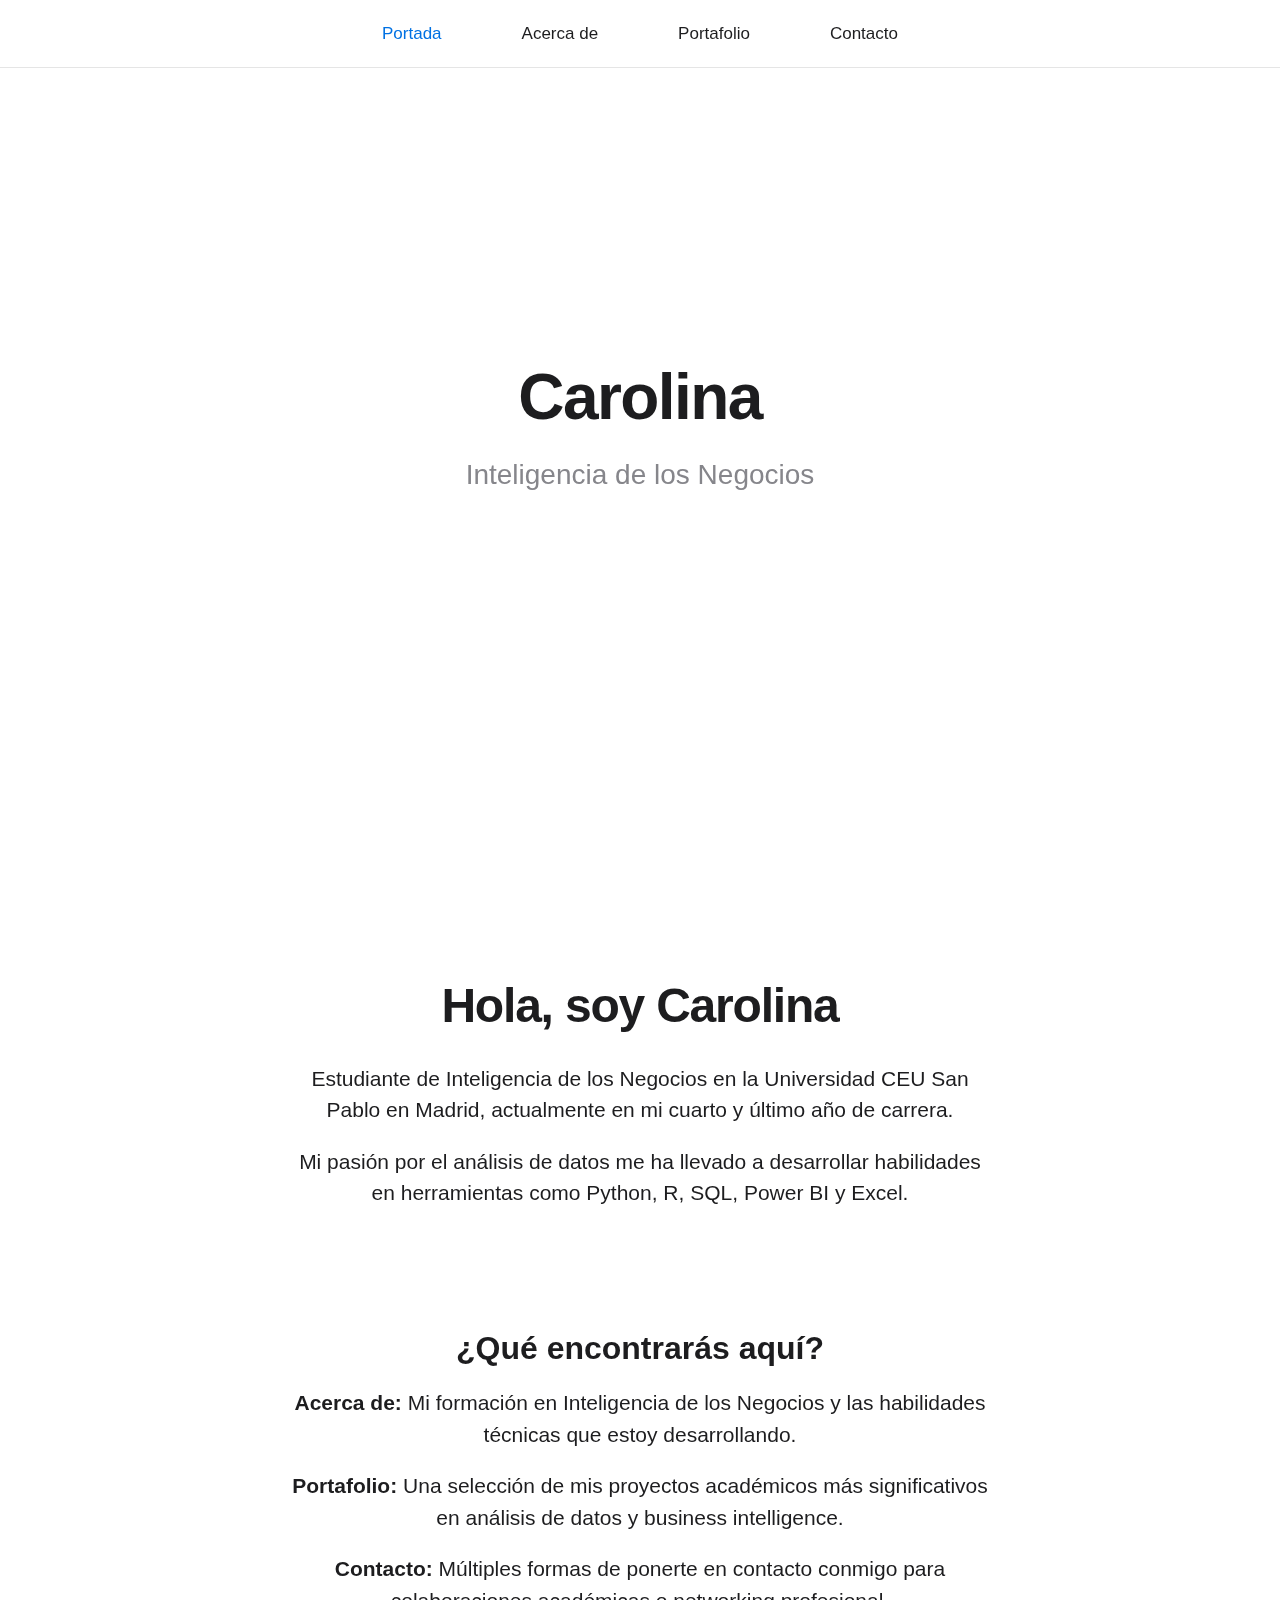
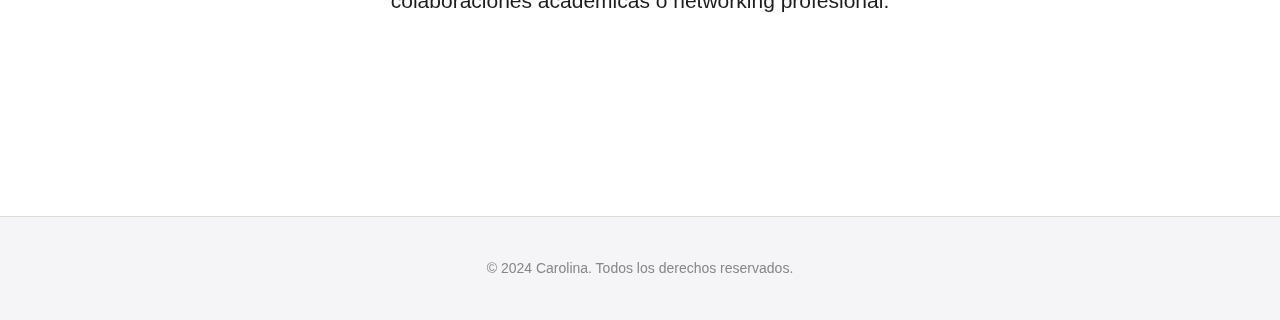
<file: index.html>
<!DOCTYPE html>
<html lang="es">
<head>
    <meta charset="UTF-8">
    <meta name="viewport" content="width=device-width, initial-scale=1.0">
    <title>Carolina - Portada</title>
    <link rel="stylesheet" href="styles.css">
</head>
<body>
    <!-- Navegación -->
    <nav>
        <ul>
            <li><a href="index.html" class="active">Portada</a></li>
            <li><a href="acerca-de.html">Acerca de</a></li>
            <li><a href="portafolio.html">Portafolio</a></li>
            <li><a href="contacto.html">Contacto</a></li>
        </ul>
    </nav>

    <!-- Cabecera -->
    <header class="header">
        <div class="header-content">
            <h1>Carolina</h1>
            <p>Inteligencia de los Negocios</p>
        </div>
    </header>

    <!-- Contenido principal -->
    <main class="main-content">
        <section class="section">
            <h2>Hola, soy Carolina</h2>
            <p>
                Estudiante de Inteligencia de los Negocios en la Universidad CEU San Pablo en Madrid, 
                actualmente en mi cuarto y último año de carrera.
            </p>
            <p>
                Mi pasión por el análisis de datos me ha llevado a desarrollar habilidades 
                en herramientas como Python, R, SQL, Power BI y Excel.
            </p>
        </section>

        <section class="section">
            <h3>¿Qué encontrarás aquí?</h3>
            <p>
                <strong>Acerca de:</strong> Mi formación en Inteligencia de los Negocios 
                y las habilidades técnicas que estoy desarrollando.
            </p>
            <p>
                <strong>Portafolio:</strong> Una selección de mis proyectos académicos más significativos 
                en análisis de datos y business intelligence.
            </p>
            <p>
                <strong>Contacto:</strong> Múltiples formas de ponerte en contacto conmigo para 
                colaboraciones académicas o networking profesional.
            </p>
        </section>
    </main>

    <!-- Footer -->
    <footer>
        <div class="footer-content">
            <div class="copyright">
                <p>&copy; 2024 Carolina. Todos los derechos reservados.</p>
            </div>
        </div>
    </footer>
</body>
</html>
</file>
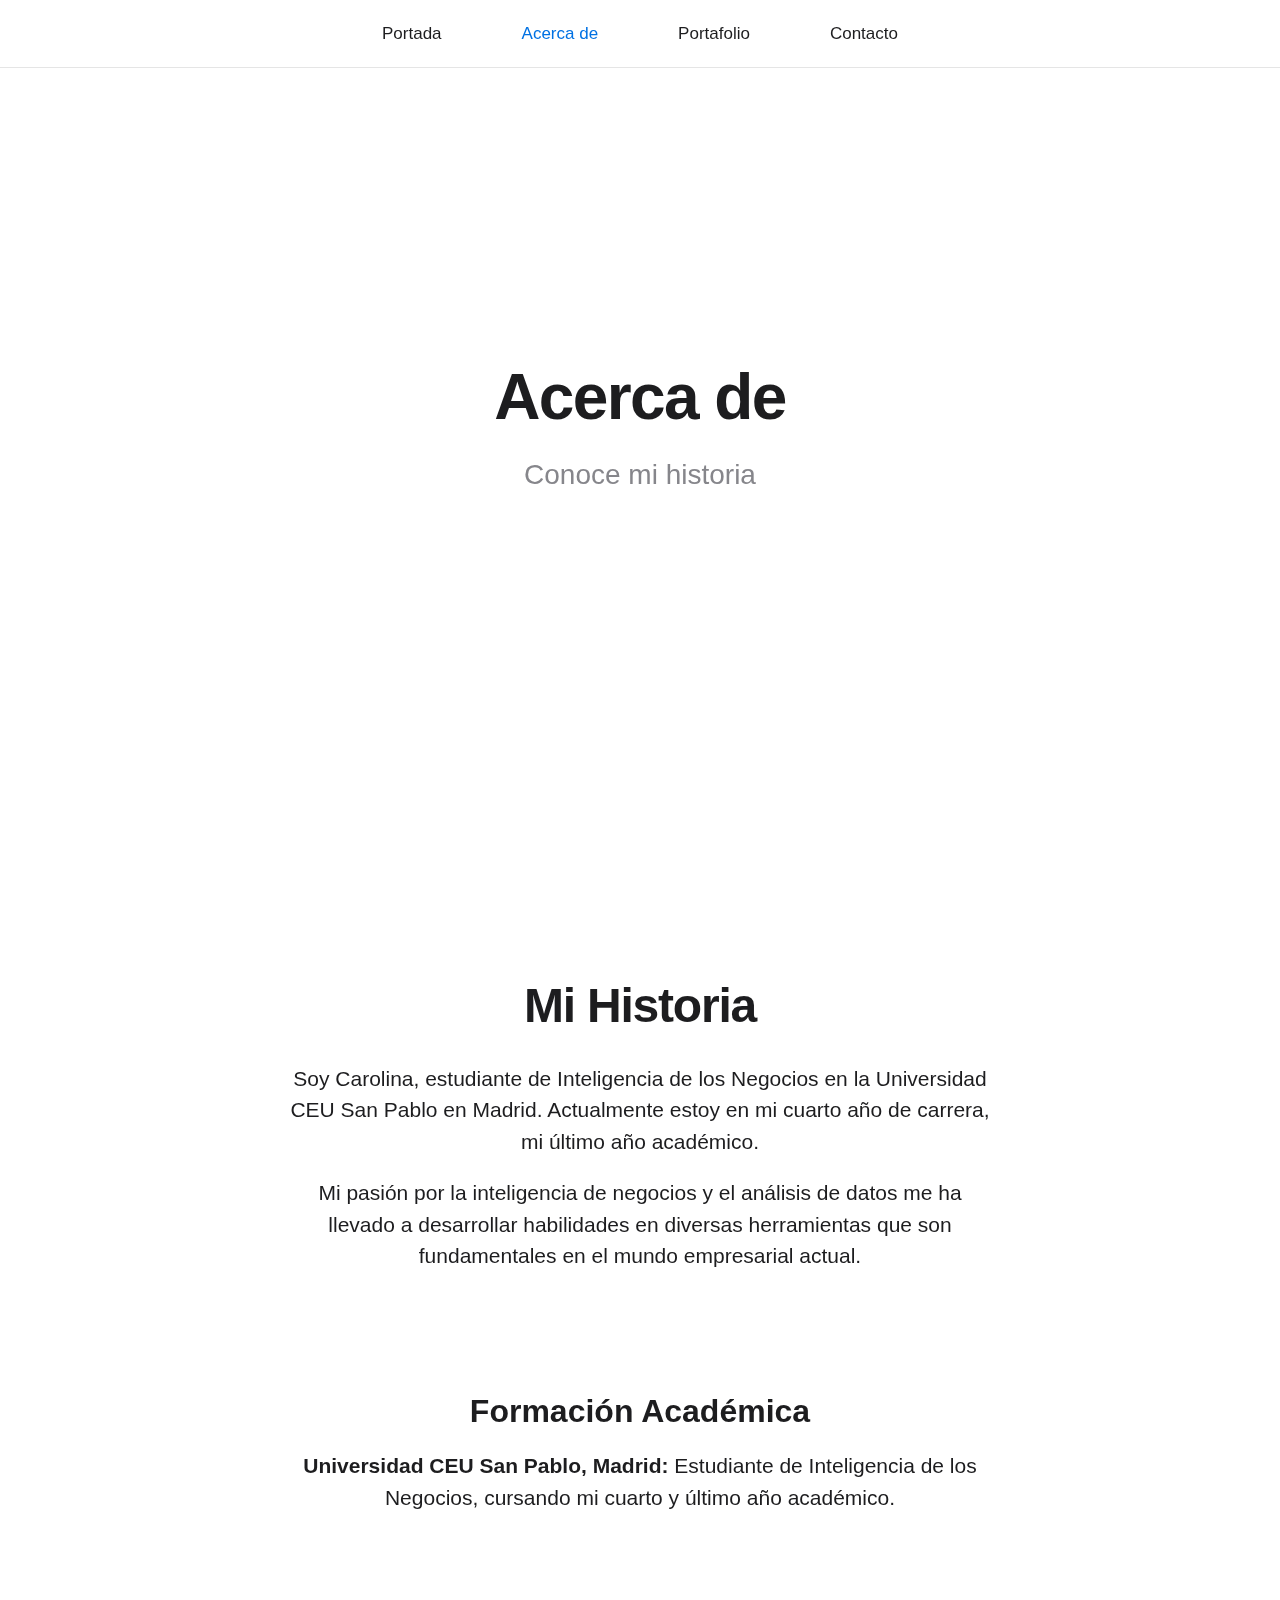
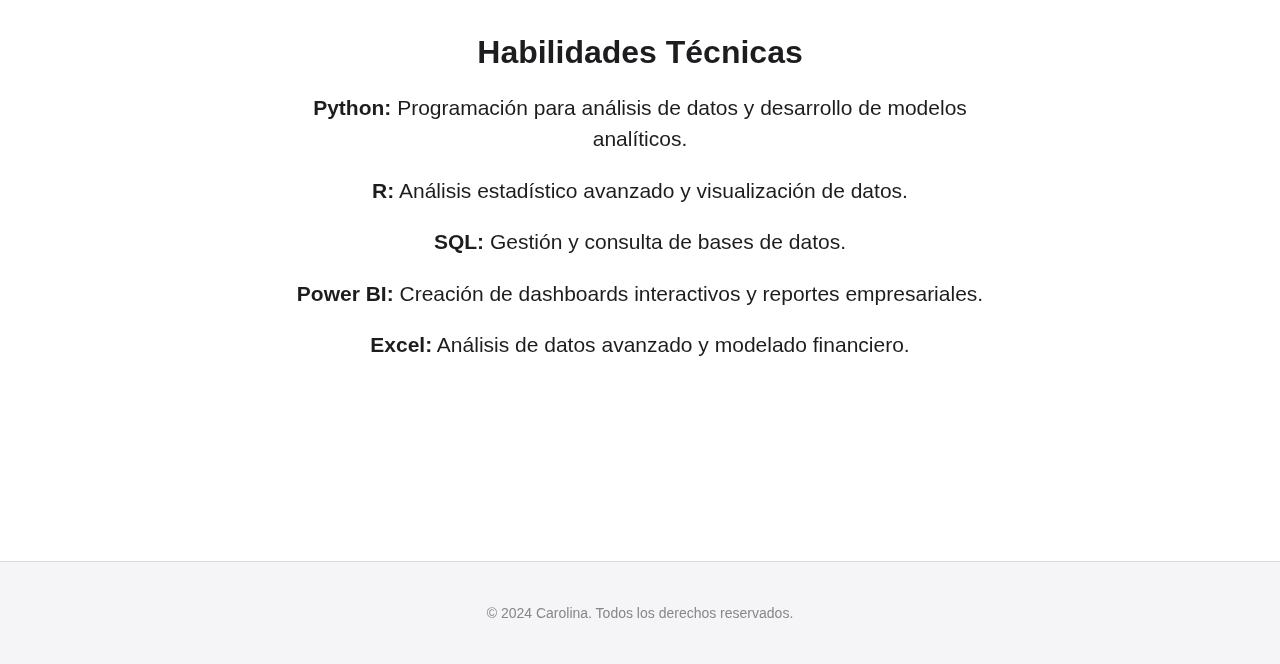
<file: acerca-de.html>
<!DOCTYPE html>
<html lang="es">
<head>
    <meta charset="UTF-8">
    <meta name="viewport" content="width=device-width, initial-scale=1.0">
    <title>Carolina - Acerca de</title>
    <link rel="stylesheet" href="styles.css">
</head>
<body>
    <!-- Navegación -->
    <nav>
        <ul>
            <li><a href="index.html">Portada</a></li>
            <li><a href="acerca-de.html" class="active">Acerca de</a></li>
            <li><a href="portafolio.html">Portafolio</a></li>
            <li><a href="contacto.html">Contacto</a></li>
        </ul>
    </nav>

    <!-- Cabecera -->
    <header class="header">
        <div class="header-content">
            <h1>Acerca de</h1>
            <p>Conoce mi historia</p>
        </div>
    </header>

    <!-- Contenido principal -->
    <main class="main-content">
        <section class="section">
            <h2>Mi Historia</h2>
            <p>
                Soy Carolina, estudiante de Inteligencia de los Negocios en la Universidad CEU San Pablo en Madrid. 
                Actualmente estoy en mi cuarto año de carrera, mi último año académico.
            </p>
            <p>
                Mi pasión por la inteligencia de negocios y el análisis de datos me ha llevado a desarrollar habilidades 
                en diversas herramientas que son fundamentales en el mundo empresarial actual.
            </p>
        </section>

        <section class="section">
            <h3>Formación Académica</h3>
            <p>
                <strong>Universidad CEU San Pablo, Madrid:</strong> Estudiante de Inteligencia de los Negocios, 
                cursando mi cuarto y último año académico.
            </p>
        </section>

        <section class="section">
            <h3>Habilidades Técnicas</h3>
            <p>
                <strong>Python:</strong> Programación para análisis de datos y desarrollo de modelos analíticos.
            </p>
            <p>
                <strong>R:</strong> Análisis estadístico avanzado y visualización de datos.
            </p>
            <p>
                <strong>SQL:</strong> Gestión y consulta de bases de datos.
            </p>
            <p>
                <strong>Power BI:</strong> Creación de dashboards interactivos y reportes empresariales.
            </p>
            <p>
                <strong>Excel:</strong> Análisis de datos avanzado y modelado financiero.
            </p>
        </section>
    </main>

    <!-- Footer -->
    <footer>
        <div class="footer-content">
            <div class="copyright">
                <p>&copy; 2024 Carolina. Todos los derechos reservados.</p>
            </div>
        </div>
    </footer>
</body>
</html>
</file>
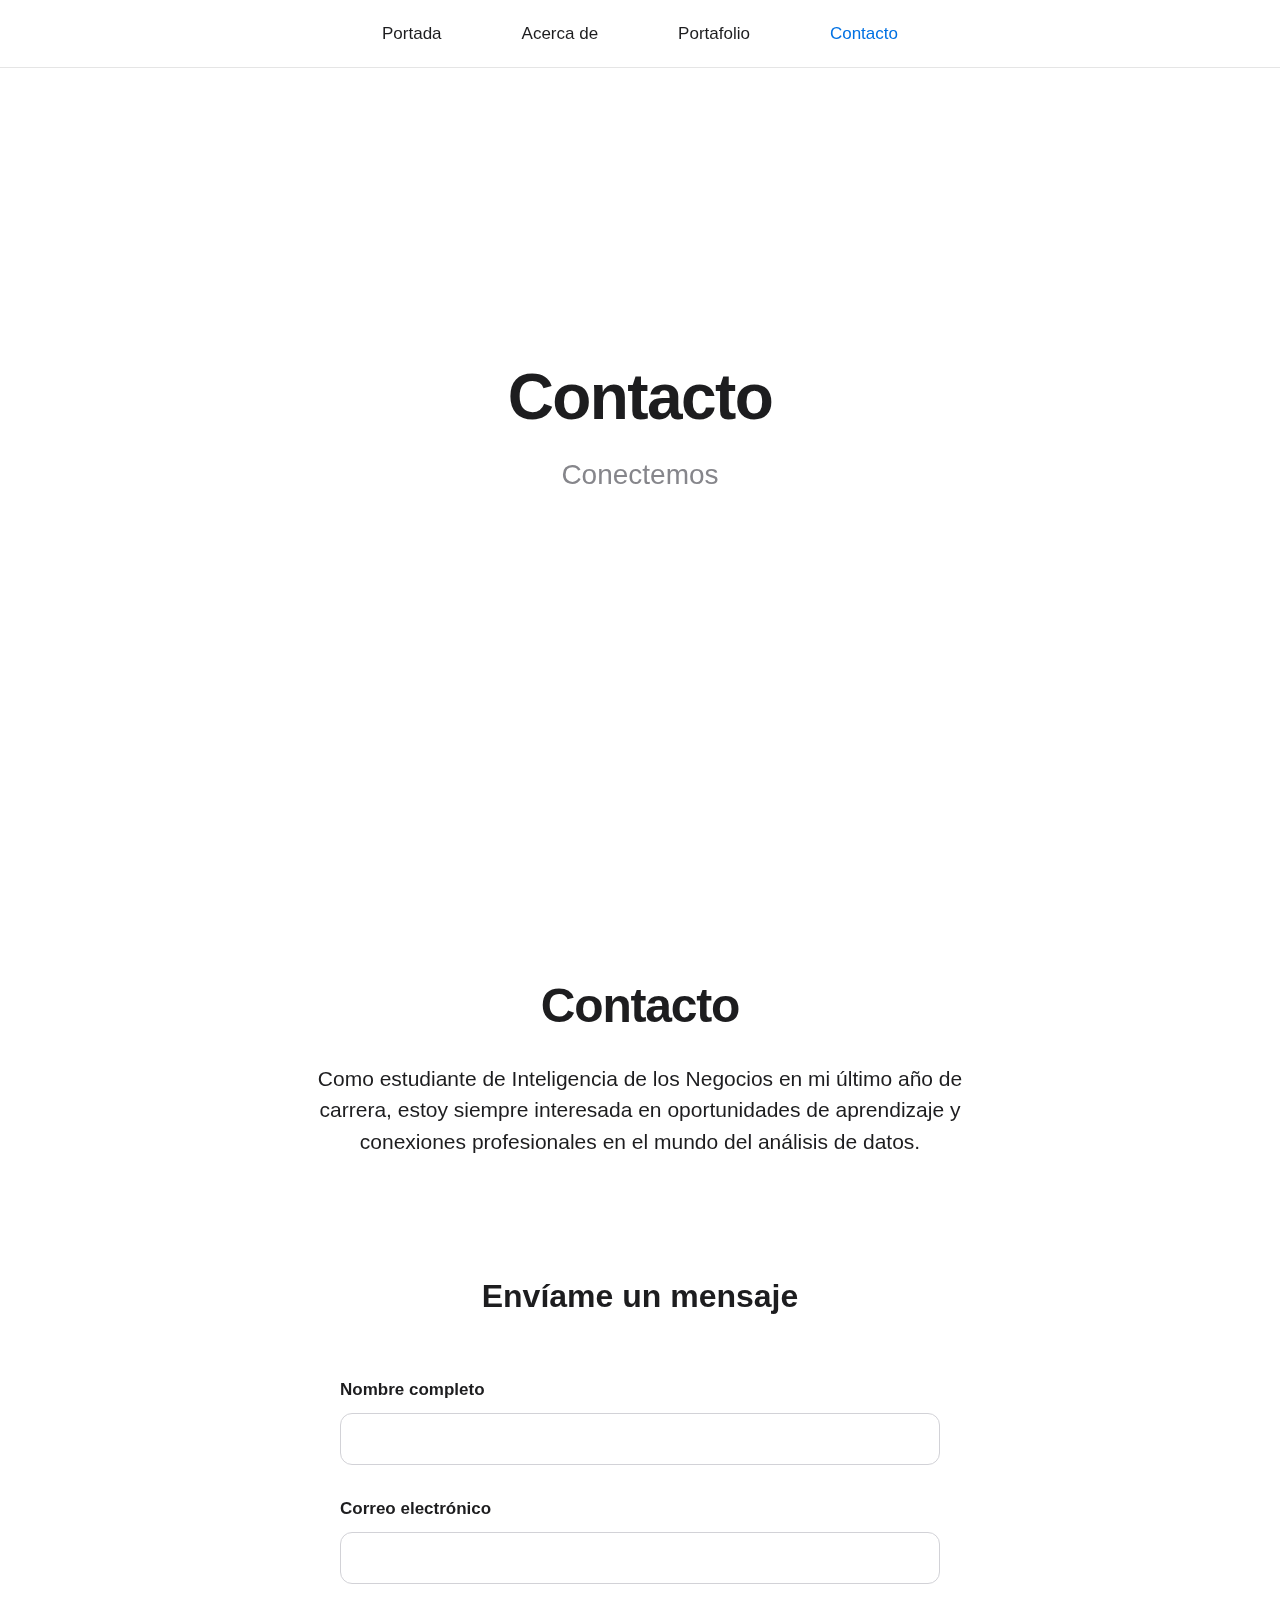
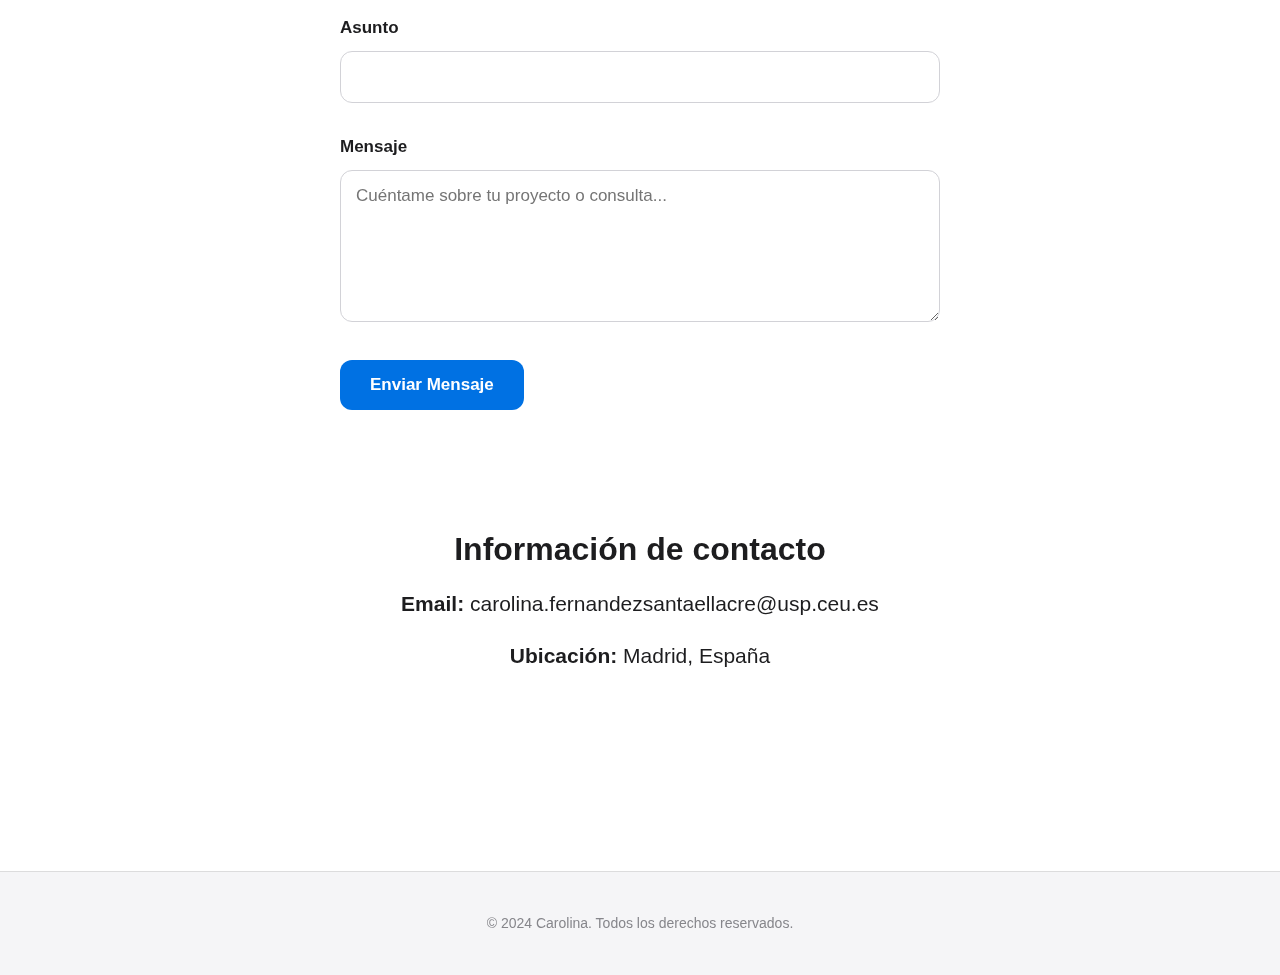
<file: contacto.html>
<!DOCTYPE html>
<html lang="es">
<head>
    <meta charset="UTF-8">
    <meta name="viewport" content="width=device-width, initial-scale=1.0">
    <title>Carolina - Contacto</title>
    <link rel="stylesheet" href="styles.css">
</head>
<body>
    <!-- Navegación -->
    <nav>
        <ul>
            <li><a href="index.html">Portada</a></li>
            <li><a href="acerca-de.html">Acerca de</a></li>
            <li><a href="portafolio.html">Portafolio</a></li>
            <li><a href="contacto.html" class="active">Contacto</a></li>
        </ul>
    </nav>

    <!-- Cabecera -->
    <header class="header">
        <div class="header-content">
            <h1>Contacto</h1>
            <p>Conectemos</p>
        </div>
    </header>

    <!-- Contenido principal -->
    <main class="main-content">
        <section class="section">
            <h2>Contacto</h2>
            <p>
                Como estudiante de Inteligencia de los Negocios en mi último año de carrera, estoy siempre interesada 
                en oportunidades de aprendizaje y conexiones profesionales en el mundo del análisis de datos.
            </p>
        </section>

        <section class="section">
            <h3>Envíame un mensaje</h3>
            <form class="contact-form" action="#" method="POST">
                <div class="form-group">
                    <label for="nombre">Nombre completo</label>
                    <input type="text" id="nombre" name="nombre" required>
                </div>

                <div class="form-group">
                    <label for="email">Correo electrónico</label>
                    <input type="email" id="email" name="email" required>
                </div>

                <div class="form-group">
                    <label for="asunto">Asunto</label>
                    <input type="text" id="asunto" name="asunto" required>
                </div>

                <div class="form-group">
                    <label for="mensaje">Mensaje</label>
                    <textarea id="mensaje" name="mensaje" rows="6" required placeholder="Cuéntame sobre tu proyecto o consulta..."></textarea>
                </div>

                <div class="form-group">
                    <button type="submit" class="btn">Enviar Mensaje</button>
                </div>
            </form>
        </section>

        <section class="section">
            <h3>Información de contacto</h3>
            <p>
                <strong>Email:</strong> carolina.fernandezsantaellacre@usp.ceu.es
            </p>
            <p>
                <strong>Ubicación:</strong> Madrid, España
            </p>
        </section>
    </main>

    <!-- Footer -->
    <footer>
        <div class="footer-content">
            <div class="copyright">
                <p>&copy; 2024 Carolina. Todos los derechos reservados.</p>
            </div>
        </div>
    </footer>
</body>
</html>
</file>
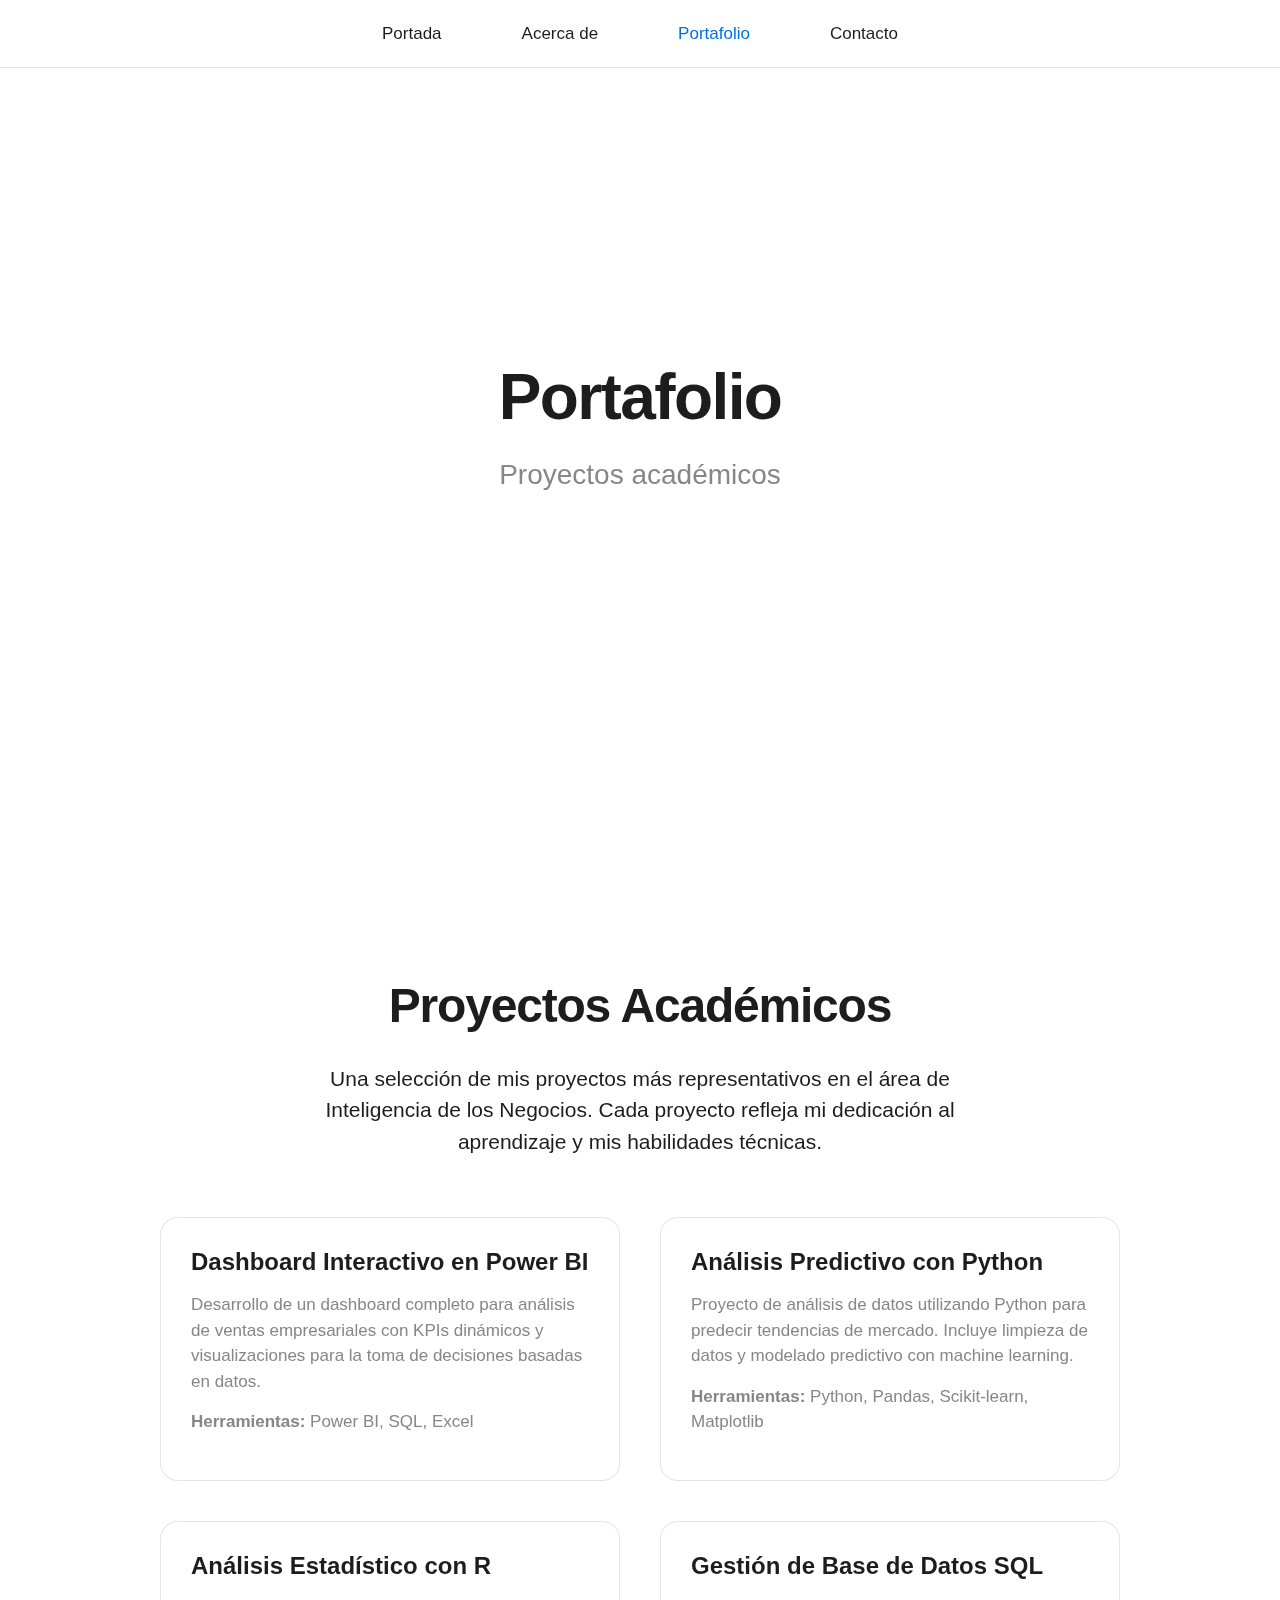
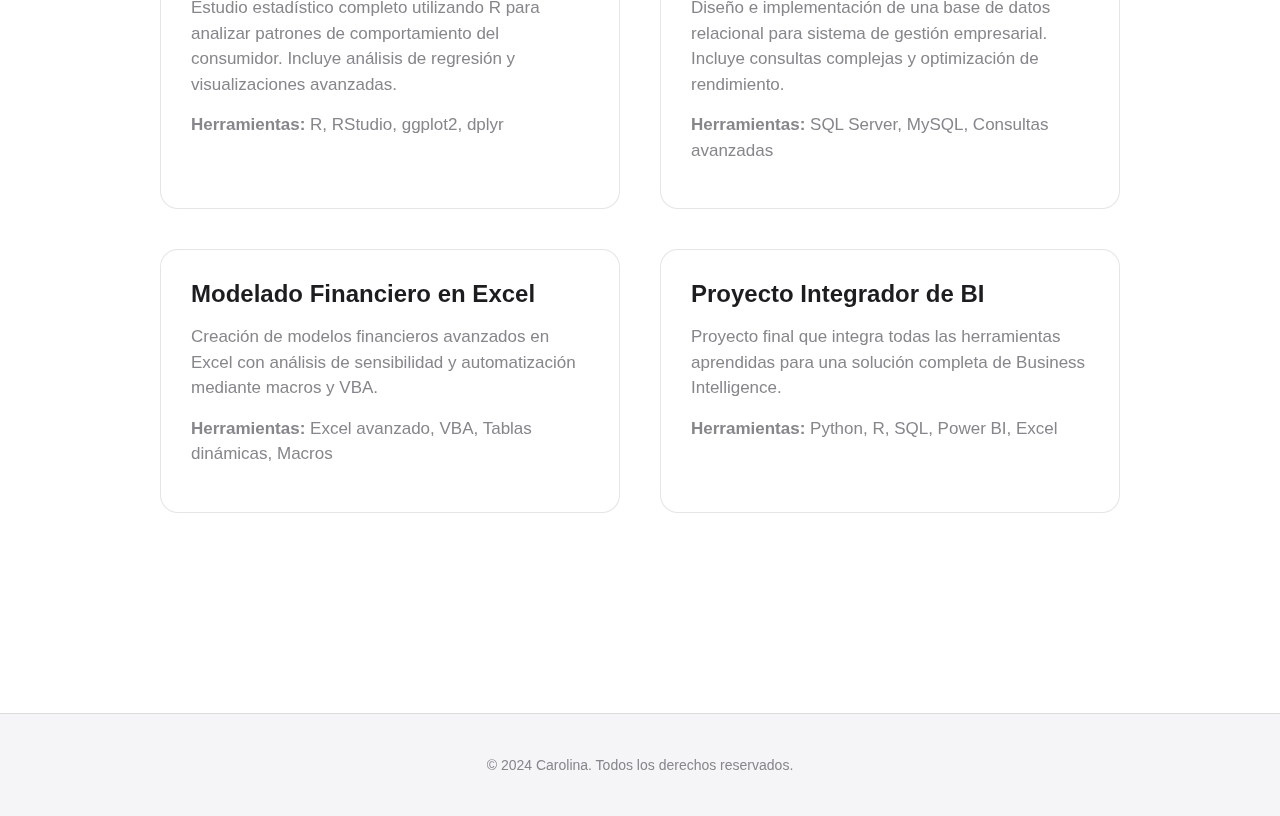
<file: portafolio.html>
<!DOCTYPE html>
<html lang="es">
<head>
    <meta charset="UTF-8">
    <meta name="viewport" content="width=device-width, initial-scale=1.0">
    <title>Carolina - Portafolio</title>
    <link rel="stylesheet" href="styles.css">
</head>
<body>
    <!-- Navegación -->
    <nav>
        <ul>
            <li><a href="index.html">Portada</a></li>
            <li><a href="acerca-de.html">Acerca de</a></li>
            <li><a href="portafolio.html" class="active">Portafolio</a></li>
            <li><a href="contacto.html">Contacto</a></li>
        </ul>
    </nav>

    <!-- Cabecera -->
    <header class="header">
        <div class="header-content">
            <h1>Portafolio</h1>
            <p>Proyectos académicos</p>
        </div>
    </header>

    <!-- Contenido principal -->
    <main class="main-content">
        <section class="section">
            <h2>Proyectos Académicos</h2>
            <p>
                Una selección de mis proyectos más representativos en el área de Inteligencia de los Negocios. 
                Cada proyecto refleja mi dedicación al aprendizaje y mis habilidades técnicas.
            </p>

            <div class="portfolio-grid">
                <div class="portfolio-item">
                    <div class="portfolio-item-content">
                        <h3>Dashboard Interactivo en Power BI</h3>
                        <p>
                            Desarrollo de un dashboard completo para análisis de ventas empresariales con KPIs dinámicos 
                            y visualizaciones para la toma de decisiones basadas en datos.
                        </p>
                        <p><strong>Herramientas:</strong> Power BI, SQL, Excel</p>
                    </div>
                </div>

                <div class="portfolio-item">
                    <div class="portfolio-item-content">
                        <h3>Análisis Predictivo con Python</h3>
                        <p>
                            Proyecto de análisis de datos utilizando Python para predecir tendencias de mercado. 
                            Incluye limpieza de datos y modelado predictivo con machine learning.
                        </p>
                        <p><strong>Herramientas:</strong> Python, Pandas, Scikit-learn, Matplotlib</p>
                    </div>
                </div>

                <div class="portfolio-item">
                    <div class="portfolio-item-content">
                        <h3>Análisis Estadístico con R</h3>
                        <p>
                            Estudio estadístico completo utilizando R para analizar patrones de comportamiento del 
                            consumidor. Incluye análisis de regresión y visualizaciones avanzadas.
                        </p>
                        <p><strong>Herramientas:</strong> R, RStudio, ggplot2, dplyr</p>
                    </div>
                </div>

                <div class="portfolio-item">
                    <div class="portfolio-item-content">
                        <h3>Gestión de Base de Datos SQL</h3>
                        <p>
                            Diseño e implementación de una base de datos relacional para sistema de gestión empresarial. 
                            Incluye consultas complejas y optimización de rendimiento.
                        </p>
                        <p><strong>Herramientas:</strong> SQL Server, MySQL, Consultas avanzadas</p>
                    </div>
                </div>

                <div class="portfolio-item">
                    <div class="portfolio-item-content">
                        <h3>Modelado Financiero en Excel</h3>
                        <p>
                            Creación de modelos financieros avanzados en Excel con análisis de sensibilidad 
                            y automatización mediante macros y VBA.
                        </p>
                        <p><strong>Herramientas:</strong> Excel avanzado, VBA, Tablas dinámicas, Macros</p>
                    </div>
                </div>

                <div class="portfolio-item">
                    <div class="portfolio-item-content">
                        <h3>Proyecto Integrador de BI</h3>
                        <p>
                            Proyecto final que integra todas las herramientas aprendidas para una solución 
                            completa de Business Intelligence.
                        </p>
                        <p><strong>Herramientas:</strong> Python, R, SQL, Power BI, Excel</p>
                    </div>
                </div>
            </div>
        </section>
    </main>

    <!-- Footer -->
    <footer>
        <div class="footer-content">
            <div class="copyright">
                <p>&copy; 2024 Carolina. Todos los derechos reservados.</p>
            </div>
        </div>
    </footer>
</body>
</html>
</file>
<file: styles.css>
/* Reset y estilos base */
* {
    margin: 0;
    padding: 0;
    box-sizing: border-box;
}

body {
    font-family: -apple-system, BlinkMacSystemFont, 'Segoe UI', Roboto, Helvetica, Arial, sans-serif;
    line-height: 1.6;
    color: #1d1d1f;
    background-color: #ffffff;
    overflow-x: hidden;
}

/* Navegación */
nav {
    background-color: rgba(255, 255, 255, 0.92);
    backdrop-filter: saturate(180%) blur(20px);
    padding: 20px 0;
    position: fixed;
    top: 0;
    width: 100%;
    z-index: 1000;
    border-bottom: 1px solid rgba(0, 0, 0, 0.1);
}

nav ul {
    list-style: none;
    display: flex;
    justify-content: center;
    align-items: center;
    max-width: 1000px;
    margin: 0 auto;
    padding: 0 20px;
}

nav ul li {
    margin: 0 40px;
}

nav ul li a {
    color: #1d1d1f;
    text-decoration: none;
    font-weight: 400;
    font-size: 17px;
    transition: color 0.3s ease;
}

nav ul li a:hover {
    color: #0071e3;
}

nav ul li a.active {
    color: #0071e3;
}

/* Cabecera */
.header {
    height: 100vh;
    background: #ffffff;
    display: flex;
    align-items: center;
    justify-content: center;
    text-align: center;
    color: #1d1d1f;
    padding: 0 20px;
}

.header-content h1 {
    font-size: 64px;
    font-weight: 600;
    margin-bottom: 20px;
    line-height: 1.1;
    letter-spacing: -0.025em;
}

.header-content p {
    font-size: 28px;
    font-weight: 400;
    color: #86868b;
    margin-bottom: 40px;
}

/* Contenido principal */
.main-content {
    max-width: 1000px;
    margin: 0 auto;
    padding: 80px 20px;
}

.section {
    margin-bottom: 120px;
    text-align: center;
}

.section h2 {
    font-size: 48px;
    font-weight: 600;
    margin-bottom: 30px;
    color: #1d1d1f;
    line-height: 1.1;
    letter-spacing: -0.025em;
}

.section h3 {
    font-size: 32px;
    font-weight: 600;
    margin-bottom: 20px;
    color: #1d1d1f;
    line-height: 1.2;
}

.section p {
    font-size: 21px;
    font-weight: 400;
    margin-bottom: 20px;
    color: #1d1d1f;
    line-height: 1.5;
    max-width: 700px;
    margin-left: auto;
    margin-right: auto;
}

/* Estilos específicos para el portafolio */
.portfolio-grid {
    display: grid;
    grid-template-columns: repeat(auto-fit, minmax(320px, 1fr));
    gap: 40px;
    margin-top: 60px;
}

.portfolio-item {
    background: #ffffff;
    border-radius: 18px;
    border: 1px solid rgba(0, 0, 0, 0.1);
    overflow: hidden;
    transition: transform 0.3s ease, box-shadow 0.3s ease;
    text-align: left;
}

.portfolio-item:hover {
    transform: translateY(-8px);
    box-shadow: 0 20px 40px rgba(0, 0, 0, 0.1);
}

.portfolio-item-content {
    padding: 30px;
}

.portfolio-item h3 {
    font-size: 24px;
    font-weight: 600;
    margin-bottom: 15px;
    color: #1d1d1f;
    text-align: left;
}

.portfolio-item p {
    font-size: 17px;
    color: #86868b;
    line-height: 1.5;
    margin-bottom: 15px;
    text-align: left;
}

/* Formulario de contacto */
.contact-form {
    max-width: 600px;
    margin: 60px auto 0;
    text-align: left;
}

.form-group {
    margin-bottom: 30px;
}

.form-group label {
    display: block;
    margin-bottom: 10px;
    font-weight: 600;
    color: #1d1d1f;
    font-size: 17px;
}

.form-group input,
.form-group textarea {
    width: 100%;
    padding: 15px;
    border: 1px solid #d2d2d7;
    border-radius: 12px;
    font-size: 17px;
    font-family: inherit;
    transition: border-color 0.3s ease;
    background-color: #ffffff;
}

.form-group input:focus,
.form-group textarea:focus {
    outline: none;
    border-color: #0071e3;
}

.btn {
    background-color: #0071e3;
    color: white;
    padding: 15px 30px;
    border: none;
    border-radius: 12px;
    font-size: 17px;
    font-weight: 600;
    cursor: pointer;
    transition: background-color 0.3s ease;
    min-width: 120px;
}

.btn:hover {
    background-color: #0056b3;
}

/* Footer */
footer {
    background-color: #f5f5f7;
    color: #1d1d1f;
    text-align: center;
    padding: 40px 20px;
    border-top: 1px solid rgba(0, 0, 0, 0.1);
}

.footer-content {
    max-width: 1000px;
    margin: 0 auto;
}

.social-links {
    margin-bottom: 20px;
}

.social-links a {
    color: #86868b;
    font-size: 24px;
    margin: 0 15px;
    text-decoration: none;
    transition: color 0.3s ease;
}

.social-links a:hover {
    color: #0071e3;
}

.copyright {
    font-size: 14px;
    color: #86868b;
}

/* Responsive */
@media (max-width: 768px) {
    nav ul {
        flex-direction: column;
        padding: 20px 0;
    }
    
    nav ul li {
        margin: 10px 0;
    }
    
    .header-content h1 {
        font-size: 40px;
    }
    
    .header-content p {
        font-size: 21px;
    }
    
    .main-content {
        padding: 40px 20px;
    }
    
    .section {
        margin-bottom: 80px;
    }
    
    .section h2 {
        font-size: 32px;
    }
    
    .section h3 {
        font-size: 24px;
    }
    
    .section p {
        font-size: 17px;
    }
    
    .portfolio-grid {
        grid-template-columns: 1fr;
        gap: 30px;
    }
}
</file>
